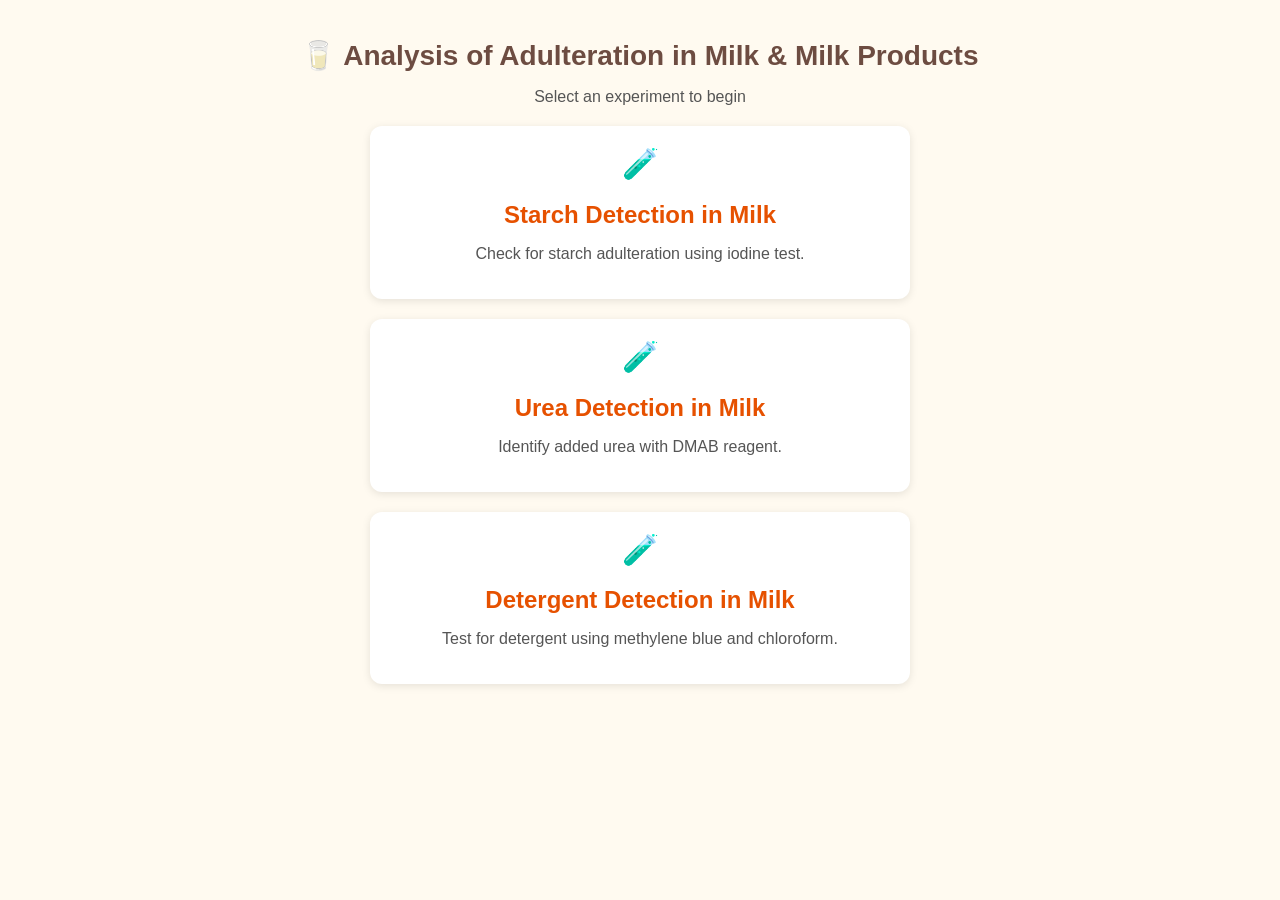
<file: index.html>
<!DOCTYPE html>
<html lang="en">
<head>
  <meta charset="UTF-8" />
  <meta name="viewport" content="width=device-width, initial-scale=1.0"/>
  <title>Milk Adulteration Virtual Lab</title>
  <style>
    body {
      font-family: Arial, sans-serif;
      background: #fffaf0;
      margin: 0;
      padding: 20px;
      text-align: center;
    }

    h1 {
      font-size: 28px;
      margin-bottom: 10px;
      color: #6d4c41;
    }

    p {
      color: #555;
    }

    .card {
      background: #fff;
      margin: 20px auto;
      padding: 20px;
      border-radius: 12px;
      width: 90%;
      max-width: 500px;
      box-shadow: 0 2px 8px rgba(0,0,0,0.1);
      cursor: pointer;
      transition: transform 0.3s;
      text-decoration: none;
      color: #333;
      display: block;
    }

    .card:hover {
      transform: scale(1.02);
      background: #fff3e0;
    }

    .card h2 {
      margin-bottom: 10px;
      color: #e65100;
    }

    .icon {
      font-size: 30px;
    }
  </style>
</head>
<body>
  <h1>🥛 Analysis of Adulteration in Milk & Milk Products</h1>
  <p>Select an experiment to begin</p>

  <a href="8A.html" class="card">
    <div class="icon">🧪</div>
    <h2>Starch Detection in Milk</h2>
    <p>Check for starch adulteration using iodine test.</p>
  </a>

  <a href="exp8b.html" class="card">
    <div class="icon">🧪</div>
    <h2> Urea Detection in Milk</h2>
    <p>Identify added urea with DMAB reagent.</p>
  </a>

  <a href="exp8c.html" class="card">
    <div class="icon">🧪</div>
    <h2> Detergent Detection in Milk</h2>
    <p>Test for detergent using methylene blue and chloroform.</p>
  </a>

</body>
</html>
</file>
